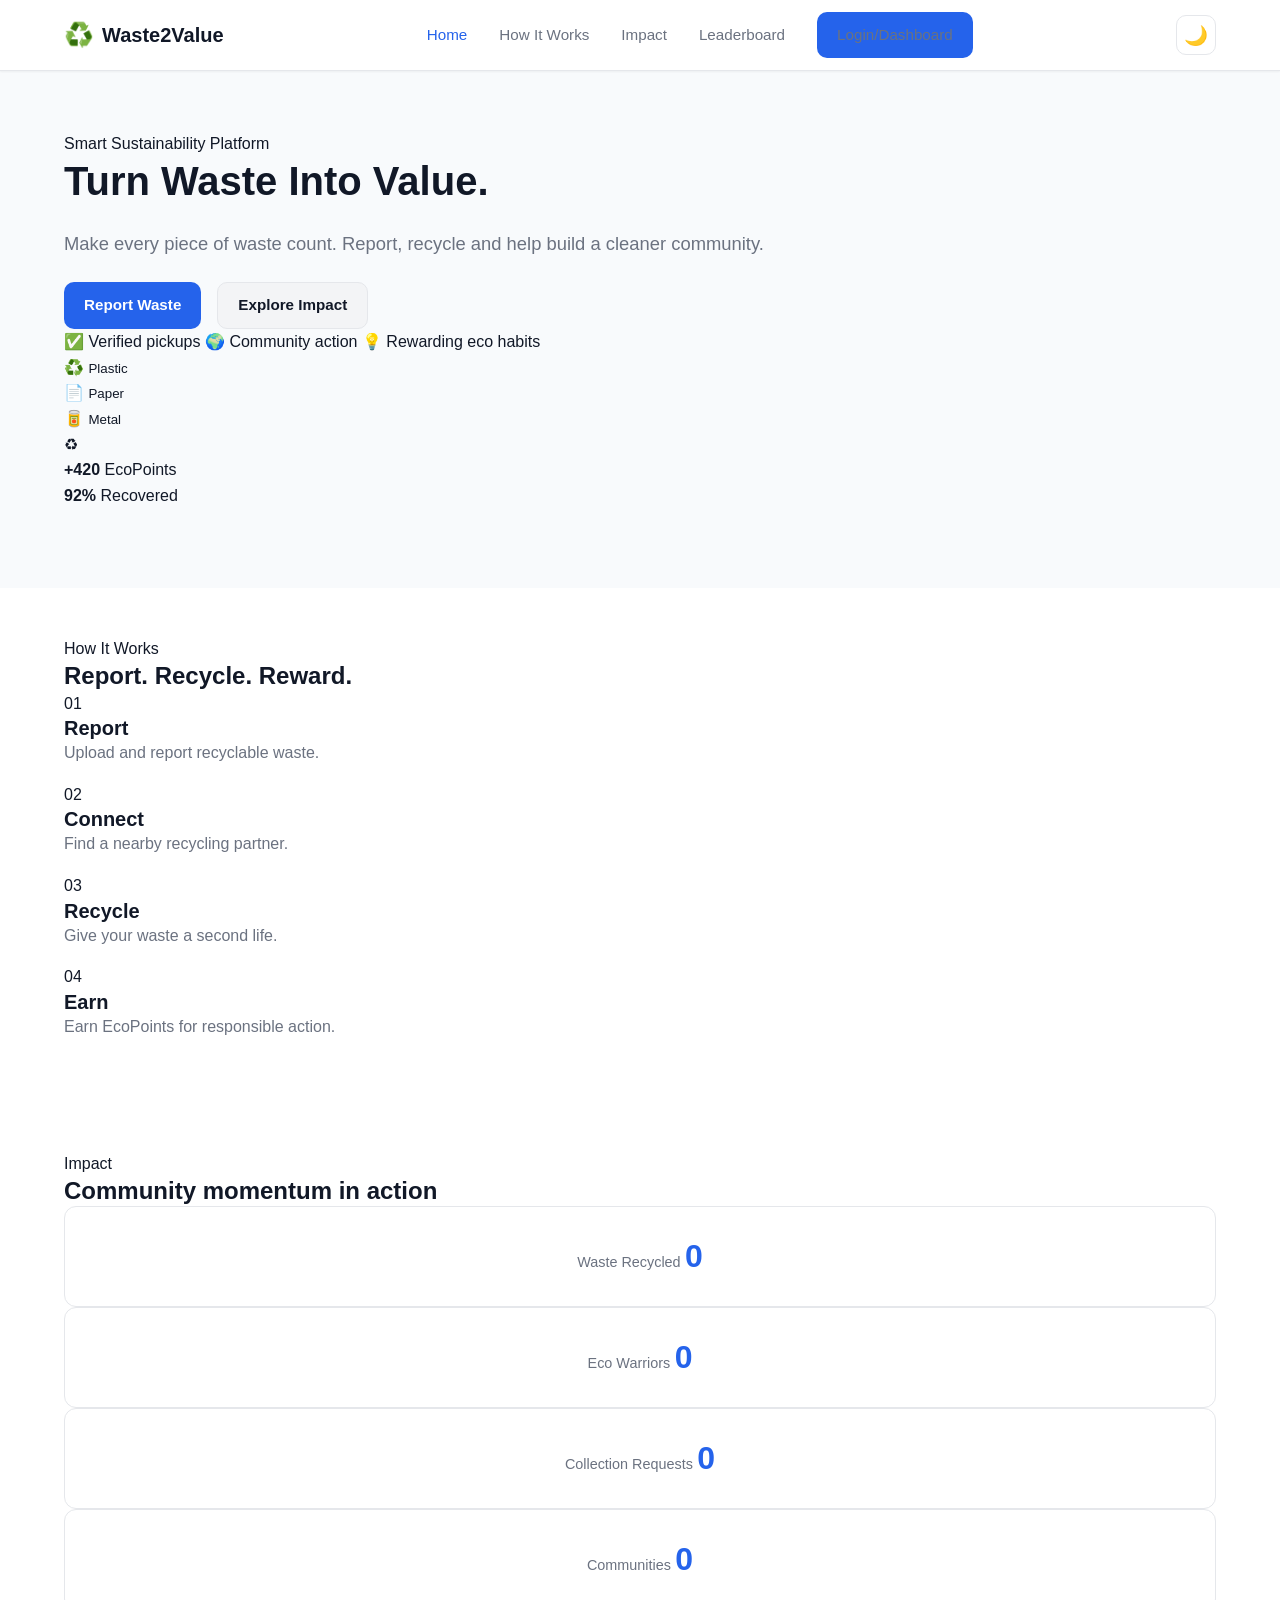
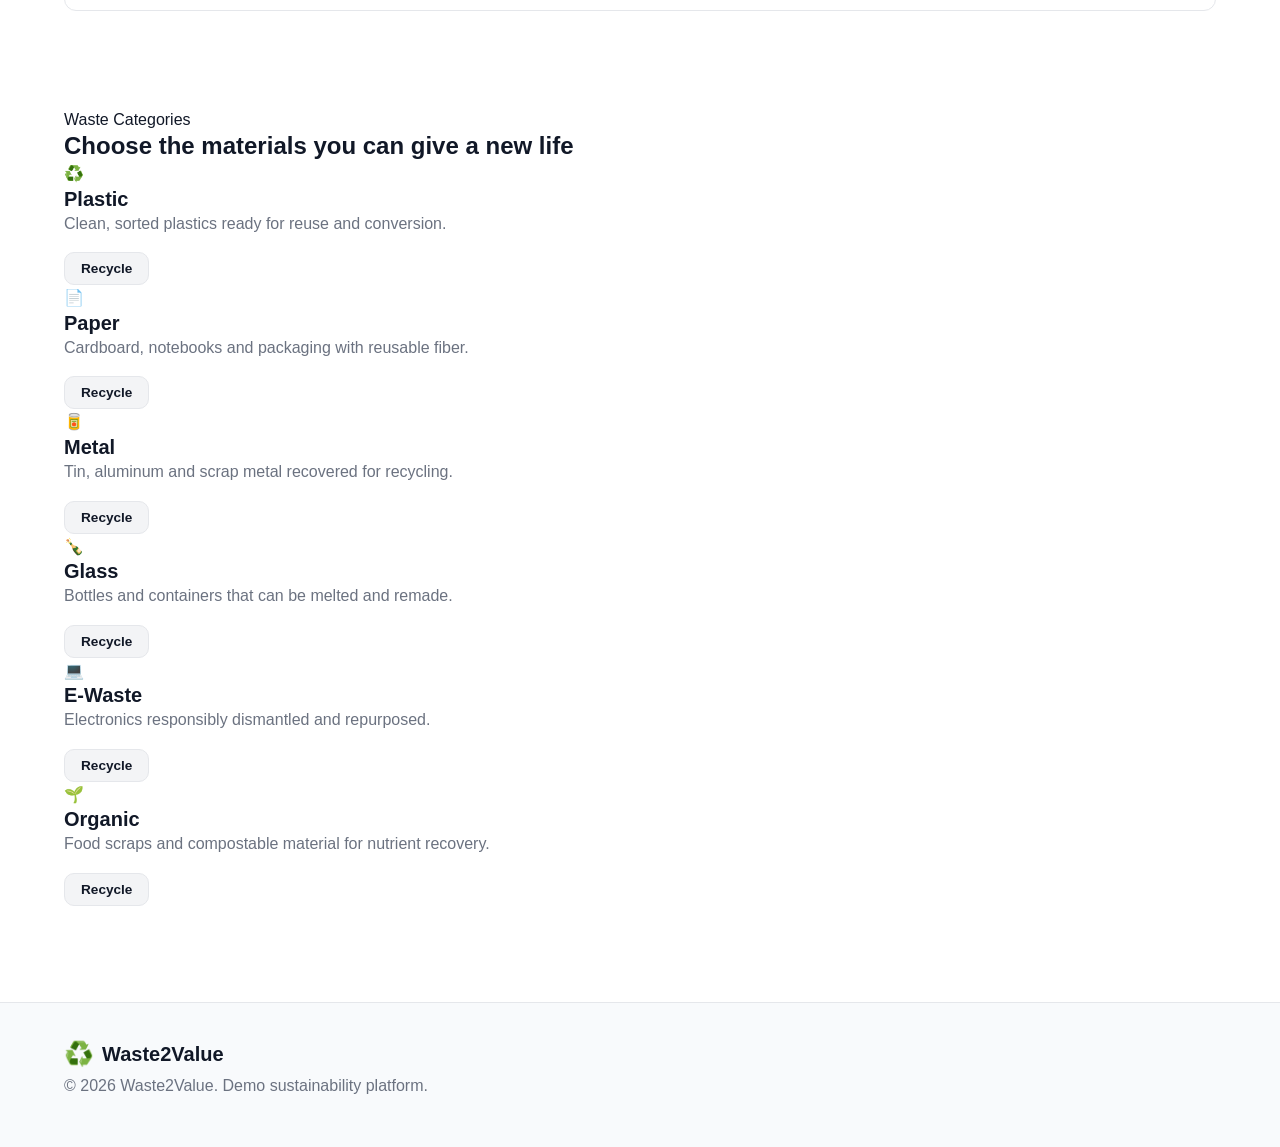
<file: index.html>
<!DOCTYPE html>
<html lang="en">
  <head>
    <meta charset="UTF-8" />
    <meta name="viewport" content="width=device-width, initial-scale=1.0" />
    <meta
      name="description"
      content="Waste2Value helps communities report waste, find recyclers, and earn EcoPoints for a cleaner future."
    />
    <title>Waste2Value | Turn Waste Into Value</title>
    <link rel="stylesheet" href="style.css" />
  </head>
  <body class="page-home">
    <header class="site-header">
      <div class="container nav-wrap">
        <a href="index.html" class="brand" aria-label="Waste2Value home">
          <span class="brand-mark">♻️</span>
          <span>Waste2Value</span>
        </a>

        <button class="nav-toggle" type="button" aria-label="Toggle navigation" aria-expanded="false">
          <span></span>
          <span></span>
          <span></span>
        </button>

        <nav class="main-nav" aria-label="Main navigation">
          <a href="index.html" class="active">Home</a>
          <a href="#how-it-works">How It Works</a>
          <a href="#impact">Impact</a>
          <a href="leaderboard.html">Leaderboard</a>
          <a href="dashboard.html" class="btn btn-primary nav-cta">Login/Dashboard</a>
        </nav>

        <button class="theme-toggle" type="button" aria-label="Toggle light and dark mode">🌙</button>
      </div>
    </header>

    <main>
      <section class="hero">
        <div class="container hero-grid">
          <div class="hero-copy">
            <span class="eyebrow">Smart Sustainability Platform</span>
            <h1>Turn Waste Into Value.</h1>
            <p>
              Make every piece of waste count. Report, recycle and help build a cleaner community.
            </p>
            <div class="hero-actions">
              <a href="report.html" class="btn btn-primary">Report Waste</a>
              <a href="#impact" class="btn btn-secondary">Explore Impact</a>
            </div>
            <div class="hero-badges" aria-label="Impact highlights">
              <span>✅ Verified pickups</span>
              <span>🌍 Community action</span>
              <span>💡 Rewarding eco habits</span>
            </div>
          </div>

          <div class="hero-visual" aria-hidden="true">
            <div class="orb orb-one"></div>
            <div class="orb orb-two"></div>
            <div class="recycling-scene">
              <div class="bin bin-plastic">
                <span>♻️</span>
                <small>Plastic</small>
              </div>
              <div class="bin bin-paper">
                <span>📄</span>
                <small>Paper</small>
              </div>
              <div class="bin bin-metal">
                <span>🥫</span>
                <small>Metal</small>
              </div>
              <div class="recycle-ring">
                <span>♻</span>
              </div>
              <div class="floating-card card-top">
                <strong>+420</strong>
                <span>EcoPoints</span>
              </div>
              <div class="floating-card card-bottom">
                <strong>92%</strong>
                <span>Recovered</span>
              </div>
            </div>
          </div>
        </div>
      </section>

      <section id="how-it-works" class="section">
        <div class="container">
          <div class="section-heading">
            <span class="eyebrow text-green">How It Works</span>
            <h2>Report. Recycle. Reward.</h2>
          </div>

          <div class="steps-grid">
            <article class="step-card">
              <div class="step-number">01</div>
              <h3>Report</h3>
              <p>Upload and report recyclable waste.</p>
            </article>

            <article class="step-card">
              <div class="step-number">02</div>
              <h3>Connect</h3>
              <p>Find a nearby recycling partner.</p>
            </article>

            <article class="step-card">
              <div class="step-number">03</div>
              <h3>Recycle</h3>
              <p>Give your waste a second life.</p>
            </article>

            <article class="step-card">
              <div class="step-number">04</div>
              <h3>Earn</h3>
              <p>Earn EcoPoints for responsible action.</p>
            </article>
          </div>
        </div>
      </section>

      <section id="impact" class="section impact-section">
        <div class="container">
          <div class="section-heading centered">
            <span class="eyebrow text-green">Impact</span>
            <h2>Community momentum in action</h2>
          </div>

          <div class="impact-grid">
            <div class="impact-card stat-card" data-target="12540" data-suffix=" KG">
              <span class="stat-label">Waste Recycled</span>
              <strong class="stat-value">0</strong>
            </div>

            <div class="impact-card stat-card" data-target="3240" data-suffix="">
              <span class="stat-label">Eco Warriors</span>
              <strong class="stat-value">0</strong>
            </div>

            <div class="impact-card stat-card" data-target="486" data-suffix="">
              <span class="stat-label">Collection Requests</span>
              <strong class="stat-value">0</strong>
            </div>

            <div class="impact-card stat-card" data-target="28" data-suffix="">
              <span class="stat-label">Communities</span>
              <strong class="stat-value">0</strong>
            </div>
          </div>
        </div>
      </section>

      <section class="section categories-section">
        <div class="container">
          <div class="section-heading centered">
            <span class="eyebrow text-green">Waste Categories</span>
            <h2>Choose the materials you can give a new life</h2>
          </div>

          <div class="category-grid">
            <article class="category-card">
              <div class="category-icon">♻️</div>
              <h3>Plastic</h3>
              <p>Clean, sorted plastics ready for reuse and conversion.</p>
              <button class="btn btn-secondary small" type="button">Recycle</button>
            </article>

            <article class="category-card">
              <div class="category-icon">📄</div>
              <h3>Paper</h3>
              <p>Cardboard, notebooks and packaging with reusable fiber.</p>
              <button class="btn btn-secondary small" type="button">Recycle</button>
            </article>

            <article class="category-card">
              <div class="category-icon">🥫</div>
              <h3>Metal</h3>
              <p>Tin, aluminum and scrap metal recovered for recycling.</p>
              <button class="btn btn-secondary small" type="button">Recycle</button>
            </article>

            <article class="category-card">
              <div class="category-icon">🍾</div>
              <h3>Glass</h3>
              <p>Bottles and containers that can be melted and remade.</p>
              <button class="btn btn-secondary small" type="button">Recycle</button>
            </article>

            <article class="category-card">
              <div class="category-icon">💻</div>
              <h3>E-Waste</h3>
              <p>Electronics responsibly dismantled and repurposed.</p>
              <button class="btn btn-secondary small" type="button">Recycle</button>
            </article>

            <article class="category-card">
              <div class="category-icon">🌱</div>
              <h3>Organic</h3>
              <p>Food scraps and compostable material for nutrient recovery.</p>
              <button class="btn btn-secondary small" type="button">Recycle</button>
            </article>
          </div>
        </div>
      </section>
    </main>

    <footer class="site-footer">
      <div class="container footer-wrap">
        <div>
          <a href="index.html" class="brand footer-brand">
            <span class="brand-mark">♻️</span>
            <span>Waste2Value</span>
          </a>
        </div>
        <p>© 2026 Waste2Value. Demo sustainability platform.</p>
      </div>
    </footer>

    <script src="script.js"></script>
  </body>
</html>
</file>
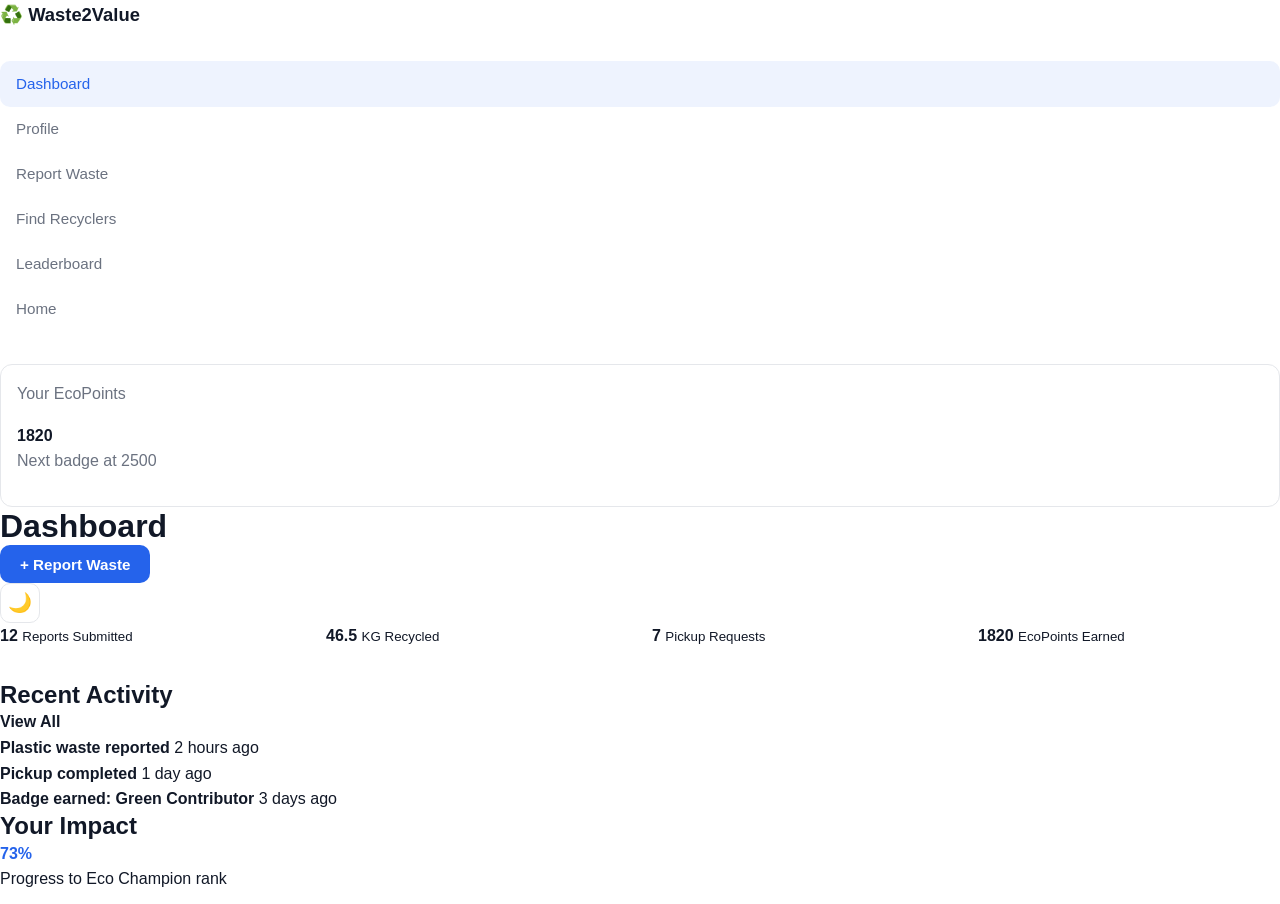
<file: dashboard.html>
<!DOCTYPE html>
<html lang="en">
  <head>
    <meta charset="UTF-8" />
    <meta name="viewport" content="width=device-width, initial-scale=1.0" />
    <title>Dashboard | Waste2Value</title>
    <link rel="stylesheet" href="style.css" />
  </head>
  <body class="page-dashboard">
    <div class="dashboard-shell">
      <aside class="dashboard-sidebar">
        <div class="sidebar-brand">
          <span>♻️</span>
          <span>Waste2Value</span>
        </div>

        <nav class="sidebar-nav">
          <a href="dashboard.html" class="active">Dashboard</a>
          <a href="profile.html">Profile</a>
          <a href="report.html">Report Waste</a>
          <a href="recyclers.html">Find Recyclers</a>
          <a href="leaderboard.html">Leaderboard</a>
          <a href="index.html">Home</a>
        </nav>

        <div class="sidebar-card">
          <p class="small-label">Your EcoPoints</p>
          <strong>1820</strong>
          <div class="mini-progress">
            <div class="progress-fill" style="width: 73%"></div>
          </div>
          <p class="progress-label">Next badge at 2500</p>
        </div>
      </aside>

      <main class="dashboard-main">
        <div class="dashboard-topbar">
          <h1>Dashboard</h1>
          <div class="topbar-actions">
            <button class="btn btn-primary" type="button">
              + Report Waste
            </button>
            <button class="theme-toggle" type="button" aria-label="Toggle light and dark mode">🌙</button>
          </div>
        </div>

        <div class="stats-grid dashboard-grid">
          <div class="stats-card">
            <strong id="statsReports">12</strong>
            <small>Reports Submitted</small>
          </div>

          <div class="stats-card">
            <strong id="statsRecycled">46.5</strong>
            <small>KG Recycled</small>
          </div>

          <div class="stats-card">
            <strong id="statsPickups">7</strong>
            <small>Pickup Requests</small>
          </div>

          <div class="stats-card">
            <strong id="statsPoints">1820</strong>
            <small>EcoPoints Earned</small>
          </div>
        </div>

        <div class="panel-card">
          <div class="panel-header">
            <h2>Recent Activity</h2>
            <a href="#" style="color: var(--muted); font-weight: 600;">View All</a>
          </div>
          <ul class="activity-list" id="activityList">
            <li>
              <strong>Plastic waste reported</strong>
              <span>2 hours ago</span>
            </li>
            <li>
              <strong>Pickup completed</strong>
              <span>1 day ago</span>
            </li>
            <li>
              <strong>Badge earned: Green Contributor</strong>
              <span>3 days ago</span>
            </li>
          </ul>
        </div>

        <div class="impact-panel">
          <div class="panel-header">
            <h2>Your Impact</h2>
            <span style="color: var(--primary); font-weight: 700;">73%</span>
          </div>
          <p style="color: var(--muted); margin-bottom: 12px;">Progress to Eco Champion rank</p>
          <div class="progress-track">
            <div class="progress-fill" style="width: 73%"></div>
          </div>
        </div>
      </main>
    </div>

    <script src="script.js"></script>
  </body>
</html>
</file>
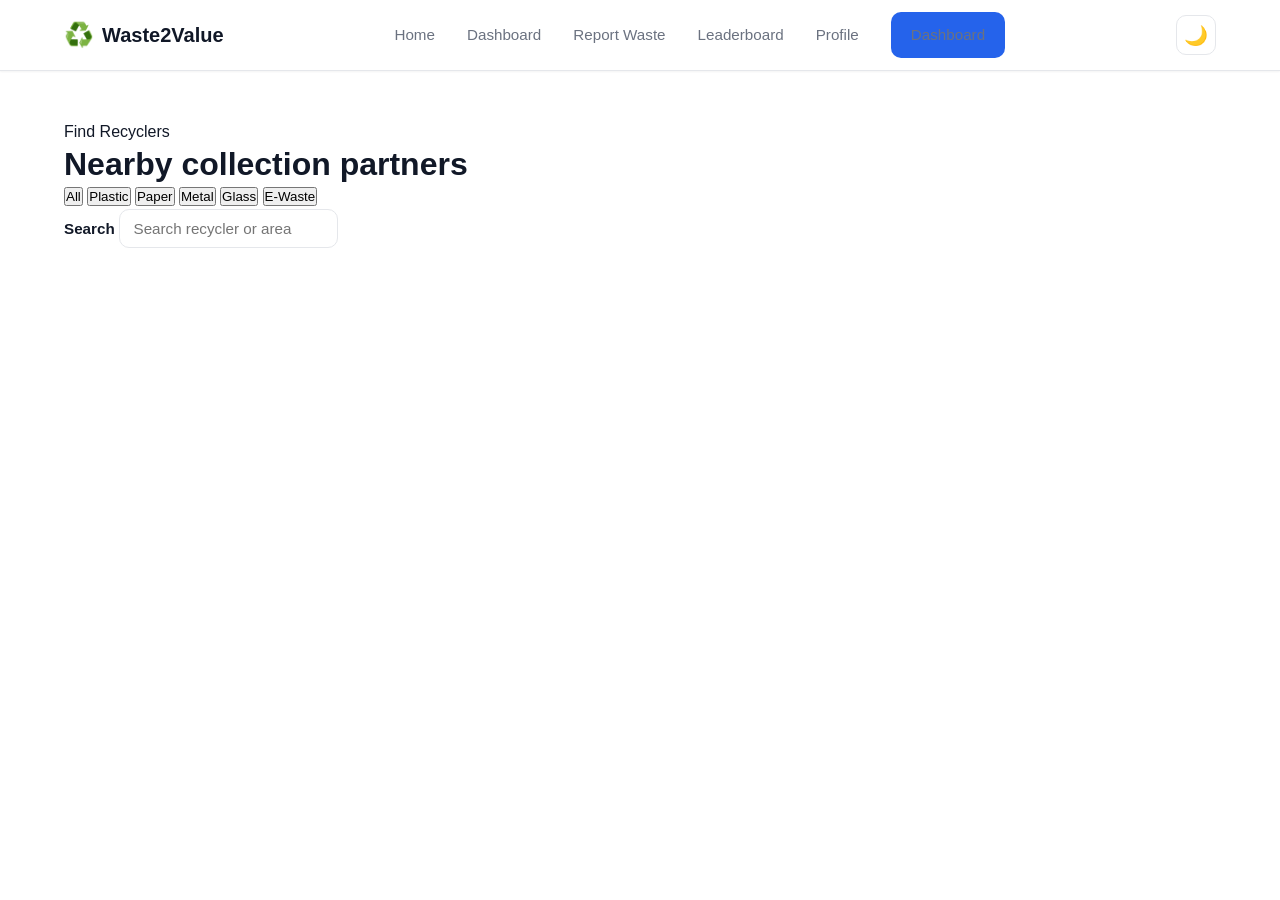
<file: leaderboard.html>
<!DOCTYPE html>
<html lang="en">
  <head>
    <meta charset="UTF-8" />
    <meta name="viewport" content="width=device-width, initial-scale=1.0" />
    <title>Find Recyclers | Waste2Value</title>
    <link rel="stylesheet" href="style.css" />
  </head>
  <body class="page-recyclers">
    <header class="site-header inner-header">
      <div class="container nav-wrap">
        <a href="index.html" class="brand" aria-label="Waste2Value home">
          <span class="brand-mark">♻️</span>
          <span>Waste2Value</span>
        </a>

        <button class="nav-toggle" type="button" aria-label="Toggle navigation" aria-expanded="false">
          <span></span>
          <span></span>
          <span></span>
        </button>

        <nav class="main-nav" aria-label="Main navigation">
          <a href="index.html">Home</a>
          <a href="dashboard.html">Dashboard</a>
          <a href="report.html">Report Waste</a>
          <a href="leaderboard.html">Leaderboard</a>
          <a href="profile.html">Profile</a>
          <a href="dashboard.html" class="btn btn-primary nav-cta">Dashboard</a>
        </nav>

        <button class="theme-toggle" type="button" aria-label="Toggle light and dark mode">🌙</button>
      </div>
    </header>

    <main class="page-container">
      <section class="section">
        <div class="container recycler-shell">
          <div class="section-heading recycler-head">
            <div>
              <span class="eyebrow text-green">Find Recyclers</span>
              <h1>Nearby collection partners</h1>
            </div>
          </div>

          <div class="recycler-toolbar">
            <div class="filter-group" aria-label="Recycler categories">
              <button class="filter-btn active" data-filter="All" type="button">All</button>
              <button class="filter-btn" data-filter="Plastic" type="button">Plastic</button>
              <button class="filter-btn" data-filter="Paper" type="button">Paper</button>
              <button class="filter-btn" data-filter="Metal" type="button">Metal</button>
              <button class="filter-btn" data-filter="Glass" type="button">Glass</button>
              <button class="filter-btn" data-filter="E-Waste" type="button">E-Waste</button>
            </div>

            <label class="search-box" for="recyclerSearch">
              <span>Search</span>
              <input id="recyclerSearch" type="search" placeholder="Search recycler or area" />
            </label>
          </div>

          <div id="recyclerList" class="recycler-grid" aria-live="polite"></div>
        </div>
      </section>
    </main>

    <div id="pickupModal" class="modal" aria-hidden="true">
      <div class="modal-backdrop" data-close-modal="true"></div>
      <div class="modal-dialog" role="dialog" aria-modal="true" aria-labelledby="pickupModalTitle">
        <button class="modal-close" type="button" aria-label="Close pickup request modal">×</button>
        <h2 id="pickupModalTitle">Request Pickup</h2>

        <form id="pickupForm" novalidate>
          <div class="field-group">
            <label for="pickupWasteType">Waste type</label>
            <select id="pickupWasteType" name="pickupWasteType" required>
              <option value="">Select type</option>
              <option value="Plastic">Plastic</option>
              <option value="Paper">Paper</option>
              <option value="Metal">Metal</option>
              <option value="Glass">Glass</option>
              <option value="E-Waste">E-Waste</option>
              <option value="Organic">Organic</option>
            </select>
          </div>

          <div class="field-grid modal-grid">
            <div class="field-group">
              <label for="pickupQuantity">Quantity (KG)</label>
              <input id="pickupQuantity" name="pickupQuantity" type="number" min="1" step="1" required />
            </div>

            <div class="field-group">
              <label for="pickupDate">Pickup date</label>
              <input id="pickupDate" name="pickupDate" type="date" required />
            </div>
          </div>

          <div class="field-grid modal-grid">
            <div class="field-group">
              <label for="pickupTime">Pickup time</label>
              <input id="pickupTime" name="pickupTime" type="time" required />
            </div>

            <div class="field-group">
              <label for="pickupAddress">Address</label>
              <input id="pickupAddress" name="pickupAddress" type="text" required />
            </div>
          </div>

          <button type="submit" class="btn btn-primary btn-block">Save Pickup Request</button>
        </form>
      </div>
    </div>

    <script src="script.js"></script>
  </body>
</html>
</file>
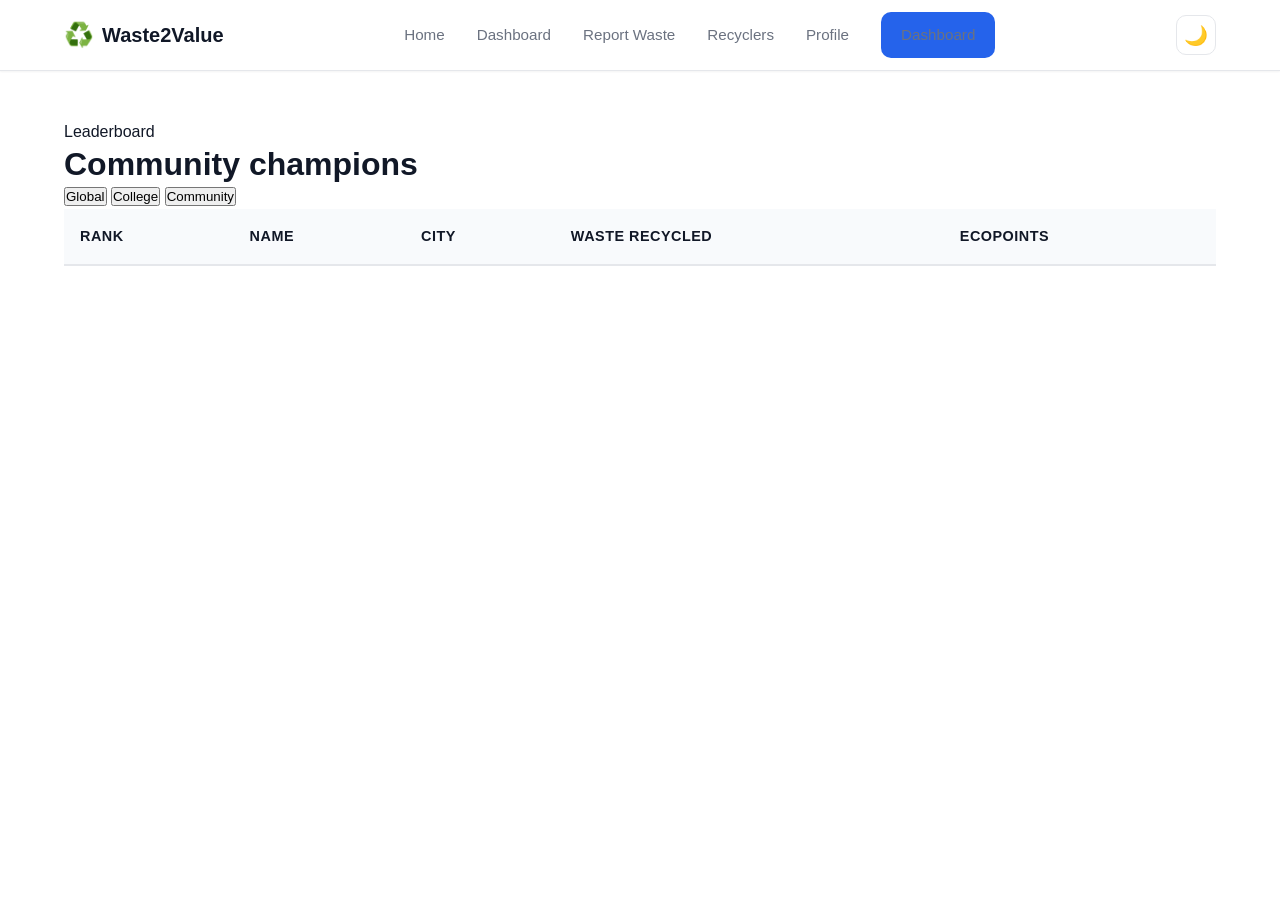
<file: profile.html>
<!DOCTYPE html>
<html lang="en">
  <head>
    <meta charset="UTF-8" />
    <meta name="viewport" content="width=device-width, initial-scale=1.0" />
    <title>Leaderboard | Waste2Value</title>
    <link rel="stylesheet" href="style.css" />
  </head>
  <body class="page-leaderboard">
    <header class="site-header inner-header">
      <div class="container nav-wrap">
        <a href="index.html" class="brand" aria-label="Waste2Value home">
          <span class="brand-mark">♻️</span>
          <span>Waste2Value</span>
        </a>

        <button class="nav-toggle" type="button" aria-label="Toggle navigation" aria-expanded="false">
          <span></span>
          <span></span>
          <span></span>
        </button>

        <nav class="main-nav" aria-label="Main navigation">
          <a href="index.html">Home</a>
          <a href="dashboard.html">Dashboard</a>
          <a href="report.html">Report Waste</a>
          <a href="recyclers.html">Recyclers</a>
          <a href="profile.html">Profile</a>
          <a href="dashboard.html" class="btn btn-primary nav-cta">Dashboard</a>
        </nav>

        <button class="theme-toggle" type="button" aria-label="Toggle light and dark mode">🌙</button>
      </div>
    </header>

    <main class="page-container">
      <section class="section leaderboard-section">
        <div class="container">
          <div class="section-heading centered">
            <span class="eyebrow text-green">Leaderboard</span>
            <h1>Community champions</h1>
          </div>

          <div class="leaderboard-tabs" role="tablist" aria-label="Leaderboard tabs">
            <button class="leaderboard-tab active" type="button" data-tab="global">Global</button>
            <button class="leaderboard-tab" type="button" data-tab="college">College</button>
            <button class="leaderboard-tab" type="button" data-tab="community">Community</button>
          </div>

          <div id="leaderboardTop" class="leaderboard-top"></div>

          <div class="leaderboard-table-wrap">
            <table class="leaderboard-table">
              <thead>
                <tr>
                  <th>Rank</th>
                  <th>Name</th>
                  <th>City</th>
                  <th>Waste Recycled</th>
                  <th>EcoPoints</th>
                </tr>
              </thead>
              <tbody id="leaderboardBody"></tbody>
            </table>
          </div>
        </div>
      </section>
    </main>

    <script src="script.js"></script>
  </body>
</html>
</file>
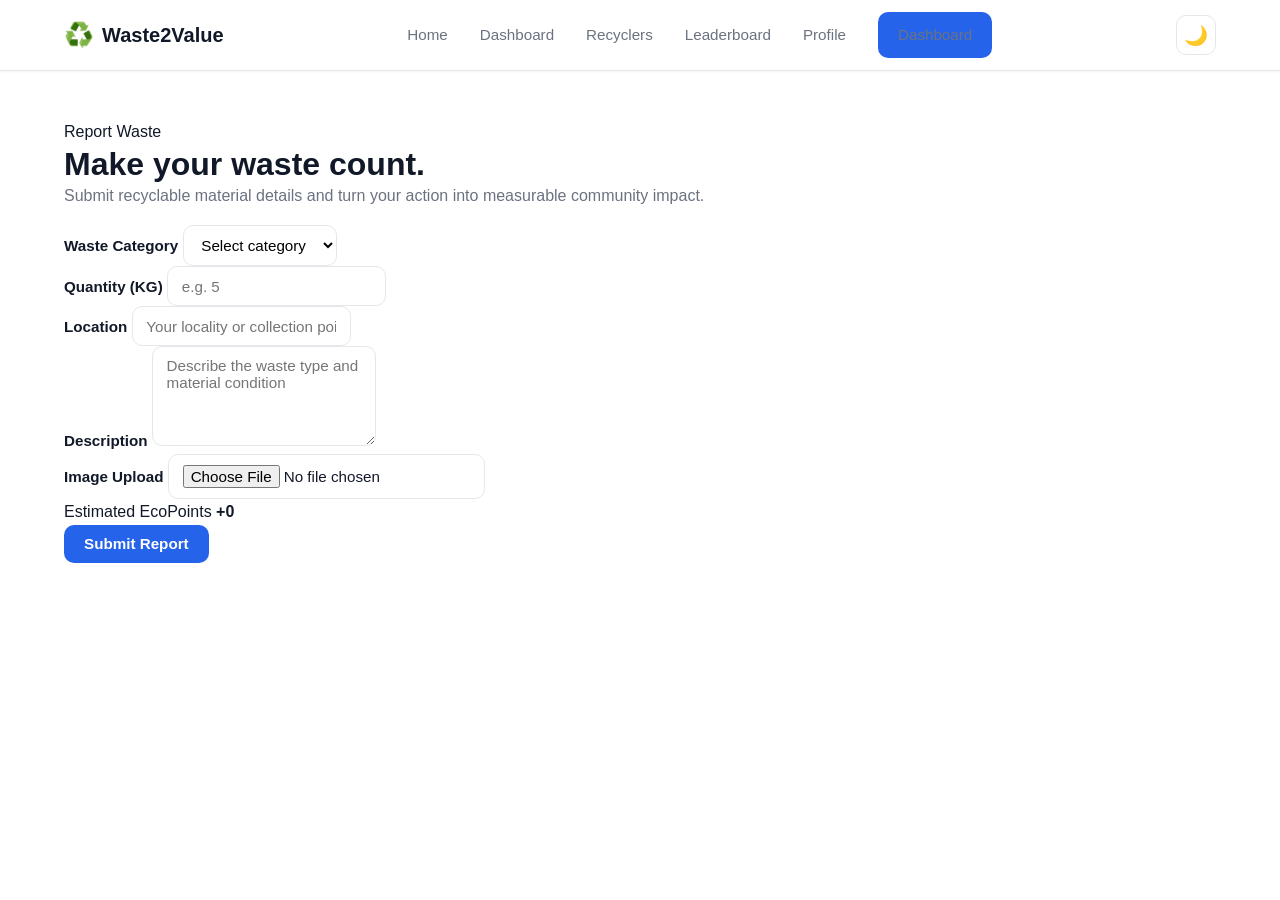
<file: recyclers.html>
<!DOCTYPE html>
<html lang="en">
  <head>
    <meta charset="UTF-8" />
    <meta name="viewport" content="width=device-width, initial-scale=1.0" />
    <title>Report Waste | Waste2Value</title>
    <link rel="stylesheet" href="style.css" />
  </head>
  <body class="page-report">
    <header class="site-header inner-header">
      <div class="container nav-wrap">
        <a href="index.html" class="brand" aria-label="Waste2Value home">
          <span class="brand-mark">♻️</span>
          <span>Waste2Value</span>
        </a>

        <button class="nav-toggle" type="button" aria-label="Toggle navigation" aria-expanded="false">
          <span></span>
          <span></span>
          <span></span>
        </button>

        <nav class="main-nav" aria-label="Main navigation">
          <a href="index.html">Home</a>
          <a href="dashboard.html">Dashboard</a>
          <a href="recyclers.html">Recyclers</a>
          <a href="leaderboard.html">Leaderboard</a>
          <a href="profile.html">Profile</a>
          <a href="dashboard.html" class="btn btn-primary nav-cta">Dashboard</a>
        </nav>

        <button class="theme-toggle" type="button" aria-label="Toggle light and dark mode">🌙</button>
      </div>
    </header>

    <main class="page-container">
      <section class="section form-wrap">
        <div class="container form-shell">
          <div class="form-intro">
            <span class="eyebrow text-green">Report Waste</span>
            <h1>Make your waste count.</h1>
            <p>Submit recyclable material details and turn your action into measurable community impact.</p>
          </div>

          <form id="reportForm" class="waste-form" novalidate>
            <div class="field-grid">
              <div class="field-group">
                <label for="category">Waste Category</label>
                <select id="category" name="category" required>
                  <option value="">Select category</option>
                  <option value="Plastic">Plastic</option>
                  <option value="Paper">Paper</option>
                  <option value="Metal">Metal</option>
                  <option value="Glass">Glass</option>
                  <option value="E-Waste">E-Waste</option>
                  <option value="Organic">Organic</option>
                  <option value="Other">Other</option>
                </select>
              </div>

              <div class="field-group">
                <label for="quantity">Quantity (KG)</label>
                <input id="quantity" name="quantity" type="number" min="0.1" step="0.1" placeholder="e.g. 5" required />
              </div>
            </div>

            <div class="field-group">
              <label for="location">Location</label>
              <input id="location" name="location" type="text" placeholder="Your locality or collection point" required />
            </div>

            <div class="field-group">
              <label for="description">Description</label>
              <textarea id="description" name="description" rows="4" placeholder="Describe the waste type and material condition" required></textarea>
            </div>

            <div class="field-group">
              <label for="imageUpload">Image Upload</label>
              <input id="imageUpload" name="imageUpload" type="file" accept="image/*" />
            </div>

            <div class="points-box" aria-live="polite">
              <span>Estimated EcoPoints</span>
              <strong id="estimatedPoints">+0</strong>
            </div>

            <button type="submit" class="btn btn-primary btn-block">Submit Report</button>
          </form>
        </div>
      </section>
    </main>

    <script src="script.js"></script>
  </body>
</html>
</file>
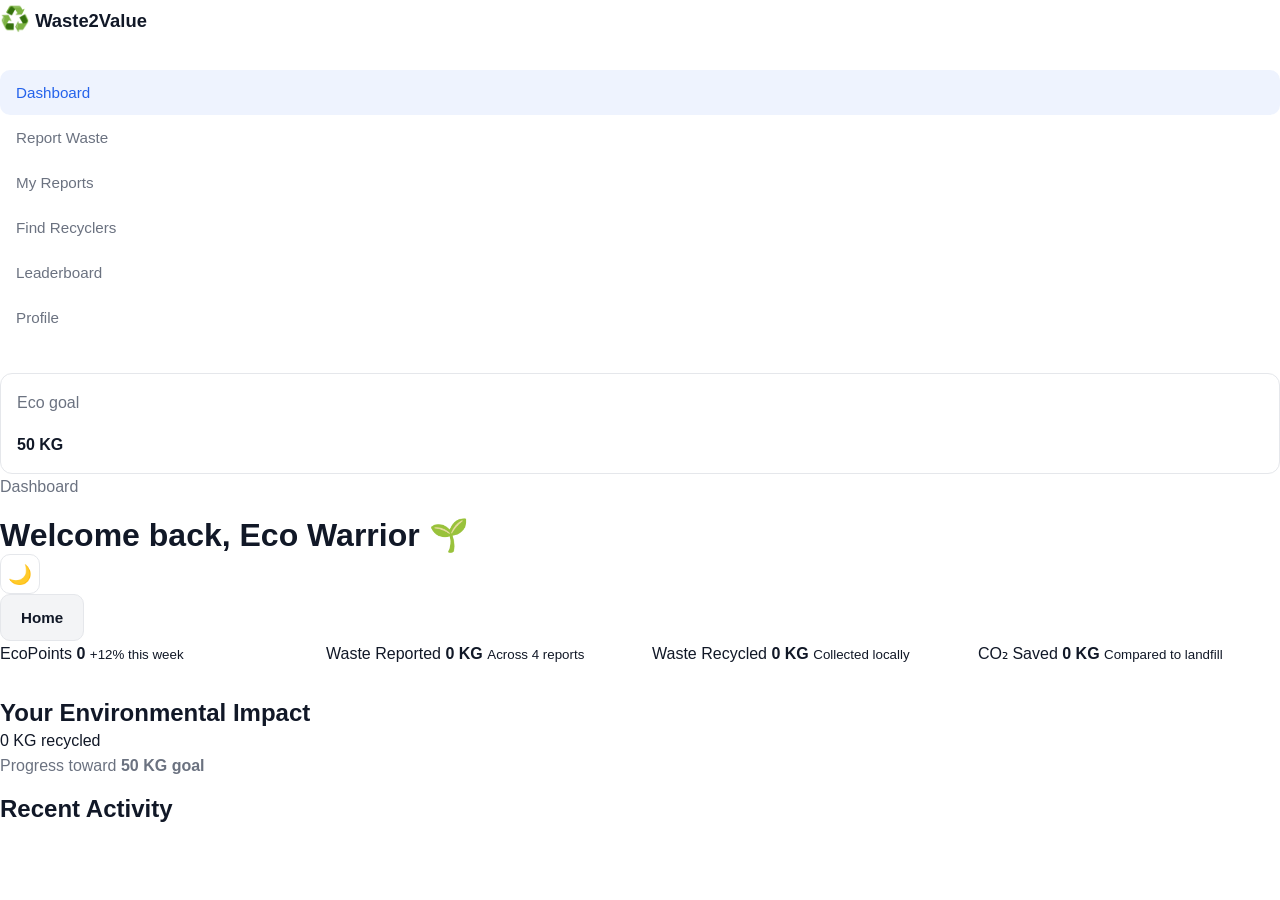
<file: report.html>
<!DOCTYPE html>
<html lang="en">
  <head>
    <meta charset="UTF-8" />
    <meta name="viewport" content="width=device-width, initial-scale=1.0" />
    <title>Dashboard | Waste2Value</title>
    <link rel="stylesheet" href="style.css" />
  </head>
  <body class="page-dashboard">
    <div class="dashboard-shell">
      <aside class="dashboard-sidebar">
        <div class="sidebar-brand">
          <span class="brand-mark">♻️</span>
          <span>Waste2Value</span>
        </div>

        <nav class="sidebar-nav" aria-label="Dashboard navigation">
          <a href="dashboard.html" class="active">Dashboard</a>
          <a href="report.html">Report Waste</a>
          <a href="report.html#my-reports">My Reports</a>
          <a href="recyclers.html">Find Recyclers</a>
          <a href="leaderboard.html">Leaderboard</a>
          <a href="profile.html">Profile</a>
        </nav>

        <div class="sidebar-card">
          <p class="small-label">Eco goal</p>
          <strong>50 KG</strong>
          <div class="mini-progress"><span></span></div>
        </div>
      </aside>

      <main class="dashboard-main">
        <header class="dashboard-topbar">
          <div>
            <p class="eyebrow text-green">Dashboard</p>
            <h1>Welcome back, Eco Warrior 🌱</h1>
          </div>
          <div class="topbar-actions">
            <button class="theme-toggle" type="button" aria-label="Toggle theme">🌙</button>
            <a href="index.html" class="btn btn-secondary">Home</a>
          </div>
        </header>

        <section class="stats-grid dashboard-grid" aria-label="Summary statistics">
          <article class="stats-card">
            <span class="small-label">EcoPoints</span>
            <strong id="dashboard-ecopoints">0</strong>
            <small>+12% this week</small>
          </article>

          <article class="stats-card">
            <span class="small-label">Waste Reported</span>
            <strong id="dashboard-reported">0 KG</strong>
            <small>Across 4 reports</small>
          </article>

          <article class="stats-card">
            <span class="small-label">Waste Recycled</span>
            <strong id="dashboard-recycled">0 KG</strong>
            <small>Collected locally</small>
          </article>

          <article class="stats-card">
            <span class="small-label">CO₂ Saved</span>
            <strong id="dashboard-co2">0 KG</strong>
            <small>Compared to landfill</small>
          </article>
        </section>

        <section class="impact-panel">
          <div class="panel-header">
            <h2>Your Environmental Impact</h2>
            <span id="impact-amount">0 KG recycled</span>
          </div>
          <div class="progress-track" aria-label="Progress toward goal">
            <div id="impact-progress" class="progress-fill"></div>
          </div>
          <p class="progress-label">Progress toward <strong>50 KG goal</strong></p>
        </section>

        <section class="activity-grid">
          <article class="panel-card activity-card">
            <div class="panel-header">
              <h2>Recent Activity</h2>
            </div>
            <ul id="activity-list" class="activity-list"></ul>
          </article>
        </section>
      </main>
    </div>

    <script src="script.js"></script>
  </body>
</html>
</file>
<file: style.css>
/* ============================================
   RESET & VARIABLES
   ============================================ */
* {
  margin: 0;
  padding: 0;
  box-sizing: border-box;
}

:root {
  --primary: #2563eb;
  --primary-dark: #1e40af;
  --primary-light: #3b82f6;
  --text-dark: #111827;
  --text-muted: #6b7280;
  --text-light: #9ca3af;
  --bg-white: #ffffff;
  --bg-light: #f8fafc;
  --bg-gray: #f3f4f6;
  --border: #e5e7eb;
  --border-dark: #d1d5db;
  --success: #10b981;
  --warning: #f59e0b;
  --error: #ef4444;
  
  --spacing-xs: 4px;
  --spacing-sm: 8px;
  --spacing-md: 16px;
  --spacing-lg: 24px;
  --spacing-xl: 32px;
  --spacing-2xl: 48px;
  
  --radius-sm: 6px;
  --radius-md: 10px;
  --radius-lg: 12px;
  
  --shadow-sm: 0 1px 2px 0 rgba(0, 0, 0, 0.05);
  --shadow-md: 0 4px 6px -1px rgba(0, 0, 0, 0.1), 0 2px 4px -1px rgba(0, 0, 0, 0.06);
  --shadow-lg: 0 10px 15px -3px rgba(0, 0, 0, 0.1), 0 4px 6px -2px rgba(0, 0, 0, 0.05);
  
  --transition: all 0.2s ease;
  --font-sans: -apple-system, BlinkMacSystemFont, 'Segoe UI', 'Roboto', 'Helvetica Neue', sans-serif;
}

html {
  scroll-behavior: smooth;
}

body {
  font-family: var(--font-sans);
  background-color: var(--bg-white);
  color: var(--text-dark);
  line-height: 1.6;
}

/* ============================================
   TYPOGRAPHY
   ============================================ */
h1, h2, h3, h4, h5, h6 {
  font-weight: 700;
  line-height: 1.2;
  color: var(--text-dark);
}

h1 {
  font-size: 2rem;
}

h2 {
  font-size: 1.5rem;
}

h3 {
  font-size: 1.25rem;
}

p {
  color: var(--text-muted);
  margin-bottom: var(--spacing-md);
}

a {
  color: var(--primary);
  text-decoration: none;
  transition: var(--transition);
}

a:hover {
  color: var(--primary-dark);
}

/* ============================================
   LAYOUT
   ============================================ */
.container {
  max-width: 1200px;
  margin: 0 auto;
  padding: 0 var(--spacing-lg);
}

.section {
  padding: var(--spacing-2xl) 0;
}

.section-light {
  background-color: var(--bg-light);
}

/* ============================================
   HEADER & NAVIGATION
   ============================================ */
.site-header {
  position: sticky;
  top: 0;
  z-index: 40;
  background-color: var(--bg-white);
  border-bottom: 1px solid var(--border);
  box-shadow: var(--shadow-sm);
}

.nav-wrap {
  display: flex;
  align-items: center;
  justify-content: space-between;
  min-height: 70px;
}

.brand {
  font-size: 1.25rem;
  font-weight: 800;
  color: var(--text-dark);
  display: flex;
  align-items: center;
  gap: var(--spacing-sm);
}

.brand-mark {
  font-size: 1.5rem;
}

.main-nav {
  display: flex;
  align-items: center;
  gap: var(--spacing-xl);
  list-style: none;
}

.main-nav a {
  color: var(--text-muted);
  font-weight: 500;
  font-size: 0.95rem;
  transition: var(--transition);
}

.main-nav a:hover,
.main-nav a.active {
  color: var(--primary);
}

.theme-toggle,
.nav-toggle {
  display: flex;
  align-items: center;
  justify-content: center;
  width: 40px;
  height: 40px;
  border: 1px solid var(--border);
  background-color: var(--bg-white);
  border-radius: var(--radius-md);
  cursor: pointer;
  transition: var(--transition);
  font-size: 1.2rem;
}

.theme-toggle:hover,
.nav-toggle:hover {
  background-color: var(--bg-gray);
  border-color: var(--border-dark);
}

.nav-toggle {
  display: none;
}

.nav-toggle span {
  display: block;
  width: 24px;
  height: 2px;
  background-color: var(--text-dark);
  margin: 5px 0;
  transition: var(--transition);
  border-radius: 1px;
}

/* ============================================
   BUTTONS
   ============================================ */
.btn {
  display: inline-flex;
  align-items: center;
  justify-content: center;
  padding: 0.65rem 1.25rem;
  border: none;
  border-radius: var(--radius-md);
  font-weight: 600;
  font-size: 0.95rem;
  cursor: pointer;
  transition: var(--transition);
  text-decoration: none;
  white-space: nowrap;
}

.btn-primary {
  background-color: var(--primary);
  color: white;
}

.btn-primary:hover {
  background-color: var(--primary-dark);
  box-shadow: var(--shadow-md);
}

.btn-secondary {
  background-color: var(--bg-gray);
  color: var(--text-dark);
  border: 1px solid var(--border);
}

.btn-secondary:hover {
  background-color: var(--border);
  border-color: var(--border-dark);
}

.btn-outline {
  background-color: transparent;
  color: var(--primary);
  border: 1px solid var(--primary);
}

.btn-outline:hover {
  background-color: var(--primary);
  color: white;
}

.btn.small {
  padding: 0.5rem 1rem;
  font-size: 0.85rem;
}

.btn.block {
  width: 100%;
}

/* ============================================
   HERO SECTION
   ============================================ */
.hero {
  padding: 60px 0 80px;
  background-color: var(--bg-light);
}

.hero-content {
  max-width: 700px;
}

.hero h1 {
  font-size: 2.5rem;
  margin-bottom: var(--spacing-lg);
  line-height: 1.2;
}

.hero p {
  font-size: 1.15rem;
  margin-bottom: var(--spacing-lg);
}

.hero-actions {
  display: flex;
  flex-wrap: wrap;
  gap: var(--spacing-md);
}

/* ============================================
   FORMS
   ============================================ */
.form-wrapper {
  display: grid;
  grid-template-columns: 1fr 1fr;
  gap: var(--spacing-xl);
  align-items: start;
}

.form-section h2 {
  margin-bottom: var(--spacing-lg);
}

.form-section p {
  margin-bottom: var(--spacing-xl);
  font-size: 0.95rem;
}

.form-group {
  display: flex;
  flex-direction: column;
  margin-bottom: var(--spacing-lg);
}

label {
  font-weight: 600;
  margin-bottom: var(--spacing-sm);
  font-size: 0.95rem;
  color: var(--text-dark);
}

input,
select,
textarea {
  padding: 0.65rem 0.85rem;
  border: 1px solid var(--border);
  border-radius: var(--radius-md);
  font-size: 0.95rem;
  font-family: var(--font-sans);
  transition: var(--transition);
  background-color: var(--bg-white);
}

input:focus,
select:focus,
textarea:focus {
  outline: none;
  border-color: var(--primary);
  box-shadow: 0 0 0 3px rgba(37, 99, 235, 0.1);
}

textarea {
  resize: vertical;
  min-height: 100px;
}

.form-grid {
  display: grid;
  grid-template-columns: 1fr 1fr;
  gap: var(--spacing-md);
}

.form-full {
  grid-column: 1 / -1;
}

/* ============================================
   CARDS & PANELS
   ============================================ */
.card {
  background-color: var(--bg-white);
  border: 1px solid var(--border);
  border-radius: var(--radius-lg);
  padding: var(--spacing-lg);
  box-shadow: var(--shadow-sm);
  transition: var(--transition);
}

.card:hover {
  border-color: var(--border-dark);
  box-shadow: var(--shadow-md);
}

.card-header {
  display: flex;
  align-items: center;
  justify-content: space-between;
  margin-bottom: var(--spacing-md);
}

.card-header h3 {
  margin: 0;
}

.card-body {
  margin: var(--spacing-md) 0;
}

.card-footer {
  display: flex;
  align-items: center;
  justify-content: space-between;
  gap: var(--spacing-md);
  padding-top: var(--spacing-md);
  border-top: 1px solid var(--border);
}

/* ============================================
   GRIDS
   ============================================ */
.grid {
  display: grid;
  gap: var(--spacing-lg);
}

.grid-2 {
  grid-template-columns: repeat(auto-fit, minmax(300px, 1fr));
}

.grid-3 {
  grid-template-columns: repeat(auto-fit, minmax(250px, 1fr));
}

.grid-4 {
  grid-template-columns: repeat(auto-fit, minmax(220px, 1fr));
}

/* ============================================
   DASHBOARD LAYOUT
   ============================================ */
.dashboard {
  display: grid;
  grid-template-columns: 240px 1fr;
  gap: 0;
  min-height: 100vh;
}

.sidebar {
  background-color: var(--bg-light);
  border-right: 1px solid var(--border);
  padding: var(--spacing-lg);
  position: sticky;
  top: 0;
  height: 100vh;
  overflow-y: auto;
}

.sidebar-brand {
  font-size: 1.15rem;
  font-weight: 800;
  margin-bottom: var(--spacing-xl);
  color: var(--text-dark);
}

.sidebar-nav {
  list-style: none;
  margin-bottom: var(--spacing-xl);
}

.sidebar-nav li {
  margin-bottom: var(--spacing-sm);
}

.sidebar-nav a {
  display: block;
  padding: 0.65rem var(--spacing-md);
  border-radius: var(--radius-md);
  color: var(--text-muted);
  font-weight: 500;
  font-size: 0.95rem;
  transition: var(--transition);
}

.sidebar-nav a:hover,
.sidebar-nav a.active {
  background-color: rgba(37, 99, 235, 0.08);
  color: var(--primary);
}

.sidebar-card {
  background-color: var(--bg-white);
  border: 1px solid var(--border);
  border-radius: var(--radius-lg);
  padding: var(--spacing-md);
  margin-top: var(--spacing-lg);
}

.sidebar-card-label {
  font-size: 0.8rem;
  font-weight: 700;
  text-transform: uppercase;
  color: var(--text-light);
  margin-bottom: var(--spacing-sm);
  letter-spacing: 0.5px;
}

.sidebar-card-value {
  font-size: 1.75rem;
  font-weight: 800;
  color: var(--primary);
  margin-bottom: var(--spacing-md);
}

.main-content {
  padding: var(--spacing-xl);
  background-color: var(--bg-white);
  overflow-y: auto;
}

.page-header {
  display: flex;
  align-items: center;
  justify-content: space-between;
  margin-bottom: var(--spacing-xl);
  padding-bottom: var(--spacing-lg);
  border-bottom: 1px solid var(--border);
}

.page-header h1 {
  margin: 0;
}

.page-actions {
  display: flex;
  gap: var(--spacing-md);
}

/* ============================================
   STATS
   ============================================ */
.stats-grid {
  display: grid;
  grid-template-columns: repeat(auto-fit, minmax(200px, 1fr));
  gap: var(--spacing-lg);
  margin-bottom: var(--spacing-xl);
}

.stat-card {
  background-color: var(--bg-white);
  border: 1px solid var(--border);
  border-radius: var(--radius-lg);
  padding: var(--spacing-lg);
  text-align: center;
}

.stat-value {
  font-size: 2rem;
  font-weight: 800;
  color: var(--primary);
  margin-bottom: var(--spacing-sm);
}

.stat-label {
  font-size: 0.9rem;
  color: var(--text-muted);
  font-weight: 500;
}

/* ============================================
   ACTIVITY LIST
   ============================================ */
.activity-list {
  list-style: none;
}

.activity-item {
  display: flex;
  align-items: center;
  justify-content: space-between;
  padding: var(--spacing-md);
  border-bottom: 1px solid var(--border);
  transition: var(--transition);
}

.activity-item:last-child {
  border-bottom: none;
}

.activity-item:hover {
  background-color: var(--bg-light);
}

.activity-content {
  flex: 1;
}

.activity-title {
  font-weight: 600;
  color: var(--text-dark);
  margin-bottom: var(--spacing-xs);
}

.activity-time {
  font-size: 0.85rem;
  color: var(--text-light);
}

/* ============================================
   TABS
   ============================================ */
.tabs {
  display: flex;
  gap: 0;
  border-bottom: 1px solid var(--border);
  margin-bottom: var(--spacing-lg);
}

.tab-button {
  padding: var(--spacing-md) var(--spacing-lg);
  background: transparent;
  border: none;
  border-bottom: 3px solid transparent;
  color: var(--text-muted);
  font-weight: 600;
  cursor: pointer;
  transition: var(--transition);
  font-size: 0.95rem;
}

.tab-button:hover {
  color: var(--text-dark);
}

.tab-button.active {
  color: var(--primary);
  border-bottom-color: var(--primary);
}

.tab-content {
  display: none;
}

.tab-content.active {
  display: block;
}

/* ============================================
   BADGES & STATUS
   ============================================ */
.badge {
  display: inline-block;
  padding: 0.35rem 0.75rem;
  border-radius: 999px;
  font-size: 0.8rem;
  font-weight: 700;
  text-transform: uppercase;
  letter-spacing: 0.5px;
}

.badge-primary {
  background-color: rgba(37, 99, 235, 0.1);
  color: var(--primary);
}

.badge-success {
  background-color: rgba(16, 185, 129, 0.1);
  color: var(--success);
}

.badge-warning {
  background-color: rgba(245, 158, 11, 0.1);
  color: var(--warning);
}

.badge-error {
  background-color: rgba(239, 68, 68, 0.1);
  color: var(--error);
}

/* ============================================
   PROGRESS BAR
   ============================================ */
.progress-bar {
  width: 100%;
  height: 8px;
  background-color: var(--border);
  border-radius: 999px;
  overflow: hidden;
  margin: var(--spacing-md) 0;
}

.progress-fill {
  height: 100%;
  background-color: var(--primary);
  border-radius: inherit;
  transition: width 0.4s ease;
}

/* ============================================
   TABLE
   ============================================ */
.table-wrapper {
  overflow-x: auto;
}

table {
  width: 100%;
  border-collapse: collapse;
}

th {
  background-color: var(--bg-light);
  color: var(--text-dark);
  font-weight: 700;
  text-align: left;
  padding: var(--spacing-md);
  border-bottom: 2px solid var(--border);
  font-size: 0.9rem;
  text-transform: uppercase;
  letter-spacing: 0.5px;
}

td {
  padding: var(--spacing-md);
  border-bottom: 1px solid var(--border);
}

tbody tr:hover {
  background-color: var(--bg-light);
}

/* ============================================
   FOOTER
   ============================================ */
.site-footer {
  background-color: var(--bg-light);
  border-top: 1px solid var(--border);
  padding: var(--spacing-xl) 0;
  margin-top: var(--spacing-2xl);
}

.footer-content {
  display: grid;
  grid-template-columns: repeat(auto-fit, minmax(200px, 1fr));
  gap: var(--spacing-xl);
  margin-bottom: var(--spacing-xl);
}

.footer-section h4 {
  margin-bottom: var(--spacing-md);
  font-size: 0.95rem;
}

.footer-section ul {
  list-style: none;
}

.footer-section ul li {
  margin-bottom: var(--spacing-sm);
}

.footer-section a {
  color: var(--text-muted);
  font-size: 0.9rem;
}

.footer-bottom {
  text-align: center;
  padding-top: var(--spacing-lg);
  border-top: 1px solid var(--border);
  color: var(--text-light);
  font-size: 0.9rem;
}

/* ============================================
   MODAL
   ============================================ */
.modal {
  display: none;
  position: fixed;
  inset: 0;
  background-color: rgba(0, 0, 0, 0.5);
  z-index: 100;
  place-items: center;
}

.modal.open {
  display: grid;
}

.modal-content {
  background-color: var(--bg-white);
  border-radius: var(--radius-lg);
  padding: var(--spacing-xl);
  max-width: 500px;
  width: 90%;
  box-shadow: var(--shadow-lg);
  position: relative;
}

.modal-close {
  position: absolute;
  top: var(--spacing-lg);
  right: var(--spacing-lg);
  background: transparent;
  border: none;
  font-size: 1.5rem;
  cursor: pointer;
  color: var(--text-muted);
  transition: var(--transition);
}

.modal-close:hover {
  color: var(--text-dark);
}

/* ============================================
   ALERT/TOAST
   ============================================ */
.alert {
  padding: var(--spacing-md) var(--spacing-lg);
  border-radius: var(--radius-md);
  margin-bottom: var(--spacing-md);
  border-left: 4px solid;
}

.alert-primary {
  background-color: rgba(37, 99, 235, 0.1);
  border-color: var(--primary);
  color: var(--primary);
}

.alert-success {
  background-color: rgba(16, 185, 129, 0.1);
  border-color: var(--success);
  color: var(--success);
}

.alert-warning {
  background-color: rgba(245, 158, 11, 0.1);
  border-color: var(--warning);
  color: var(--warning);
}

.alert-error {
  background-color: rgba(239, 68, 68, 0.1);
  border-color: var(--error);
  color: var(--error);
}

.toast {
  position: fixed;
  bottom: var(--spacing-xl);
  right: var(--spacing-xl);
  background-color: var(--text-dark);
  color: white;
  padding: var(--spacing-md) var(--spacing-lg);
  border-radius: var(--radius-md);
  box-shadow: var(--shadow-lg);
  z-index: 200;
  animation: slideInUp 0.3s ease;
}

@keyframes slideInUp {
  from {
    transform: translateY(20px);
    opacity: 0;
  }
  to {
    transform: translateY(0);
    opacity: 1;
  }
}

/* ============================================
   RESPONSIVE
   ============================================ */
@media (max-width: 768px) {
  h1 {
    font-size: 1.5rem;
  }

  h2 {
    font-size: 1.25rem;
  }

  .nav-wrap {
    min-height: 60px;
  }

  .main-nav {
    position: absolute;
    top: 60px;
    left: 0;
    right: 0;
    flex-direction: column;
    gap: 0;
    background-color: var(--bg-white);
    border-bottom: 1px solid var(--border);
    padding: var(--spacing-lg);
    display: none;
  }

  .main-nav.open {
    display: flex;
  }

  .main-nav a {
    padding: var(--spacing-md) 0;
    border-bottom: 1px solid var(--border);
  }

  .nav-toggle {
    display: flex;
  }

  .hero {
    padding: 40px 0 60px;
  }

  .hero h1 {
    font-size: 1.75rem;
  }

  .form-wrapper {
    grid-template-columns: 1fr;
  }

  .dashboard {
    grid-template-columns: 1fr;
  }

  .sidebar {
    position: relative;
    height: auto;
    border-right: none;
    border-bottom: 1px solid var(--border);
  }

  .grid-2 {
    grid-template-columns: 1fr;
  }

  .grid-3 {
    grid-template-columns: repeat(auto-fit, minmax(150px, 1fr));
  }

  .grid-4 {
    grid-template-columns: repeat(2, 1fr);
  }

  .stats-grid {
    grid-template-columns: repeat(2, 1fr);
  }

  .form-grid {
    grid-template-columns: 1fr;
  }

  .page-header {
    flex-direction: column;
    align-items: flex-start;
    gap: var(--spacing-md);
  }

  .page-actions {
    width: 100%;
    flex-direction: column;
  }

  .page-actions .btn {
    width: 100%;
  }
}

@media (max-width: 480px) {
  .container {
    padding: 0 var(--spacing-md);
  }

  h1 {
    font-size: 1.35rem;
  }

  h2 {
    font-size: 1.1rem;
  }

  .hero h1 {
    font-size: 1.5rem;
  }

  .hero-actions {
    flex-direction: column;
  }

  .hero-actions .btn {
    width: 100%;
  }

  .stats-grid {
    grid-template-columns: 1fr;
  }

  .form-wrapper {
    gap: var(--spacing-md);
  }

  .form-grid {
    grid-template-columns: 1fr;
  }

  .form-full {
    grid-column: 1;
  }

  .page-header {
    padding-bottom: var(--spacing-md);
  }

  .tabs {
    overflow-x: auto;
  }

  .tab-button {
    padding: var(--spacing-md);
    font-size: 0.85rem;
  }

  .modal-content {
    width: 95%;
    padding: var(--spacing-lg);
  }

  .main-content {
    padding: var(--spacing-lg);
  }
}
</file>
